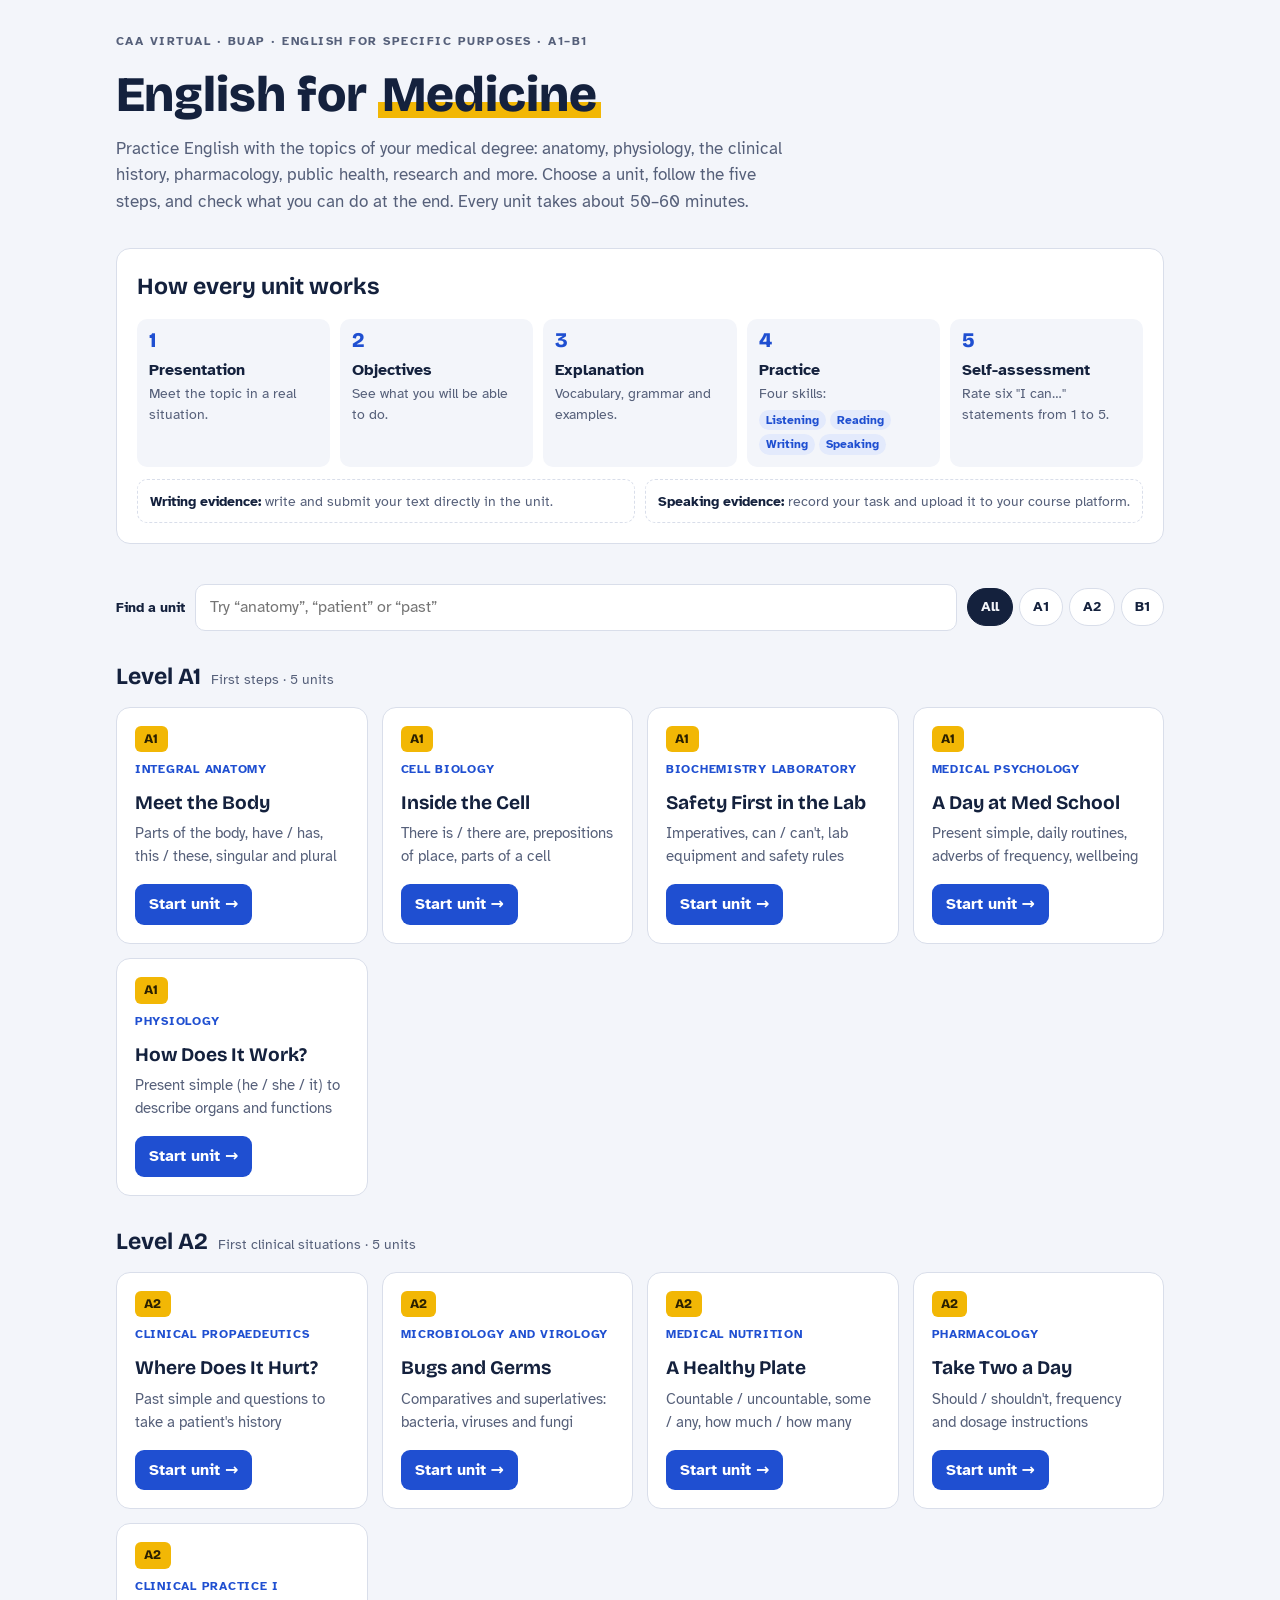
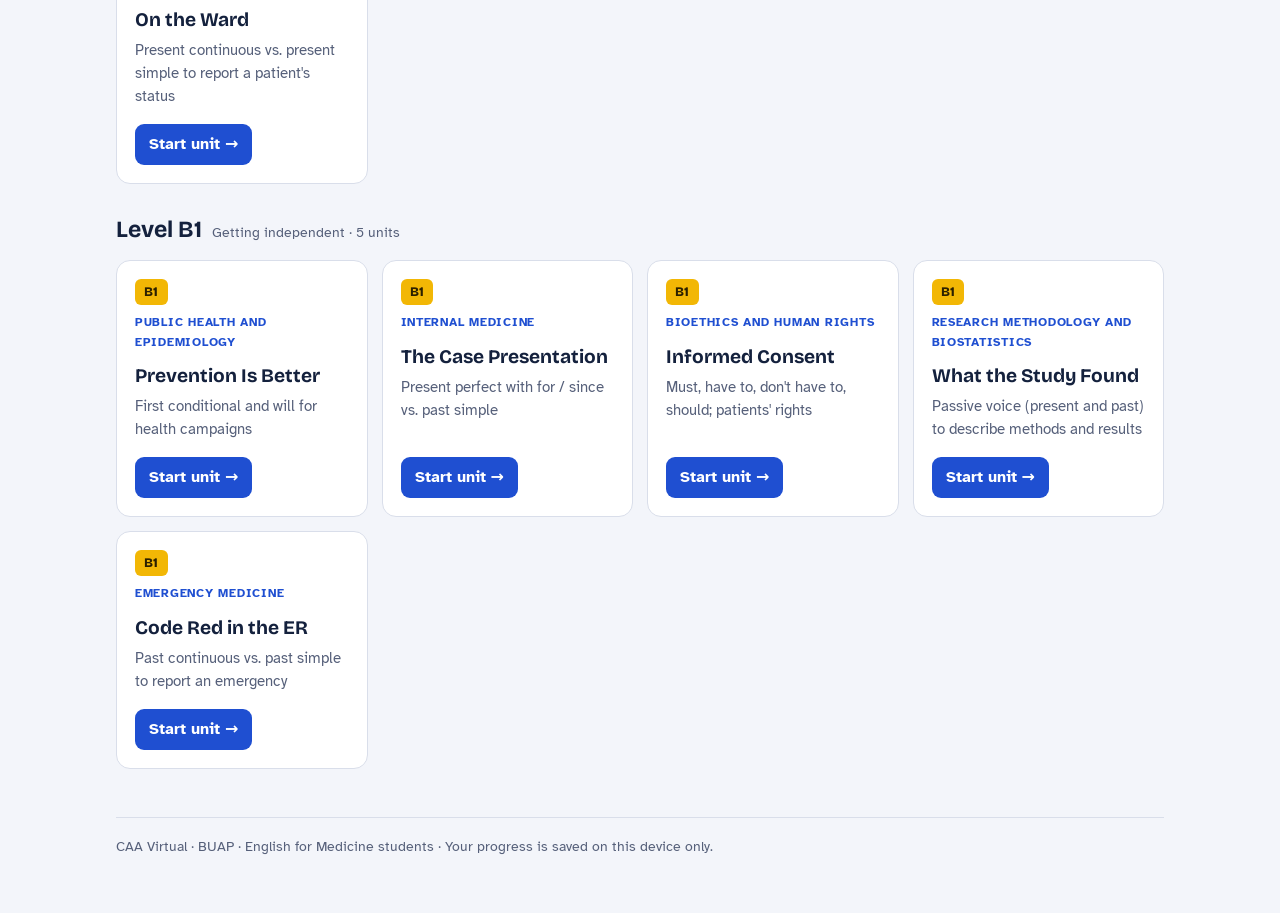
<file: index.html>
<!doctype html>
<html lang="en">
<head>
<meta charset="utf-8">
<meta name="viewport" content="width=device-width, initial-scale=1, viewport-fit=cover">
<title>English for Medicine</title>
<link rel="preconnect" href="https://fonts.googleapis.com">
<link rel="stylesheet" href="https://fonts.googleapis.com/css2?family=Bricolage+Grotesque:opsz,wght@12..96,500;12..96,700;12..96,800&family=Atkinson+Hyperlegible:ital,wght@0,400;0,700;1,400&display=swap">
<style>
/* Layout: a study-planner page. Header with the 5-step route every unit follows, then a filterable grid of unit cards grouped by status. */
:root{
  --bg:#f3f5fa; --surface:#ffffff; --ink:#14213d; --muted:#56607a; --line:#d9deea;
  --accent:#1f4fd1; --accent-soft:#e3eafc; --gold:#f2b705; --gold-ink:#5c4300;
  --new:#0f7a5a; --new-soft:#dcf3ea; --soon:#8a5a00; --soon-soft:#fbefd2;
  --display:"Bricolage Grotesque", "Segoe UI", system-ui, sans-serif;
  --body:"Atkinson Hyperlegible", "Segoe UI", system-ui, sans-serif;
}
@media (prefers-color-scheme: dark){:root:not([data-theme="light"]){
  --bg:#0e1424; --surface:#161e33; --ink:#e8ecf6; --muted:#9aa5c0; --line:#2a3552;
  --accent:#8eabff; --accent-soft:#1f2c52; --gold:#f2c23a; --gold-ink:#f2c23a;
  --new:#5fd3a9; --new-soft:#123a2e; --soon:#f0c062; --soon-soft:#3a2d10; color-scheme:dark}}
:root[data-theme="dark"]{
  --bg:#0e1424; --surface:#161e33; --ink:#e8ecf6; --muted:#9aa5c0; --line:#2a3552;
  --accent:#8eabff; --accent-soft:#1f2c52; --gold:#f2c23a; --gold-ink:#f2c23a;
  --new:#5fd3a9; --new-soft:#123a2e; --soon:#f0c062; --soon-soft:#3a2d10; color-scheme:dark}
*{box-sizing:border-box}
[hidden]{display:none!important}
html,body{margin:0}
body{background:var(--bg);color:var(--ink);font-family:var(--body);font-size:16px;line-height:1.55}
.wrap{max-width:1080px;margin:0 auto;padding-block:32px 56px;padding-left:max(16px,env(safe-area-inset-left,0px));padding-right:max(16px,env(safe-area-inset-right,0px))}
.eyebrow{font-size:.78rem;letter-spacing:.12em;text-transform:uppercase;color:var(--muted);font-weight:700}
h1{font-family:var(--display);font-weight:800;font-size:clamp(2rem,5vw,3.1rem);line-height:1.05;margin:.35em 0 .3em;text-wrap:balance}
h1 span{background:linear-gradient(transparent 62%,var(--gold) 62%,var(--gold) 90%,transparent 90%);padding:0 .08em}
.lead{max-width:62ch;color:var(--muted);font-size:1.08rem;margin:0}
h2{font-family:var(--display);font-weight:700;font-size:1.45rem;margin:0;text-wrap:balance}
/* Route */
.route{margin-top:32px;background:var(--surface);border:1px solid var(--line);border-radius:14px;padding:20px}
.route ol{list-style:none;margin:14px 0 0;padding:0;display:grid;grid-template-columns:repeat(5,minmax(0,1fr));gap:10px;counter-reset:s}
.route li{counter-increment:s;position:relative;padding:12px;border-radius:10px;background:var(--bg);min-width:0}
.route li::before{content:counter(s);font-family:var(--display);font-weight:800;font-size:1.3rem;color:var(--accent);display:block;line-height:1}
.route b{display:block;margin-top:6px}
.route small{color:var(--muted);font-size:.86rem;display:block}
.skills{display:flex;flex-wrap:wrap;gap:4px;margin-top:6px}
.skills i{font-style:normal;font-size:.74rem;padding:1px 7px;border-radius:99px;background:var(--accent-soft);color:var(--accent);font-weight:700}
.evidence{display:grid;grid-template-columns:1fr 1fr;gap:10px;margin-top:12px}
.evidence div{border:1px dashed var(--line);border-radius:10px;padding:10px 12px;font-size:.9rem;color:var(--muted)}
.evidence strong{color:var(--ink)}
/* Controls */
.controls{display:flex;flex-wrap:wrap;gap:10px;align-items:center;margin:40px 0 18px}
.controls label{font-weight:700;font-size:.9rem}
#q{flex:1 1 220px;min-width:0;font:inherit;padding:10px 14px;border-radius:10px;border:1px solid var(--line);background:var(--surface);color:var(--ink)}
.chips{display:flex;flex-wrap:wrap;gap:6px}
.chip{font:inherit;font-size:.88rem;font-weight:700;padding:7px 13px;border-radius:99px;border:1px solid var(--line);background:var(--surface);color:var(--ink);cursor:pointer}
.chip[aria-pressed="true"]{background:var(--ink);color:var(--bg);border-color:var(--ink)}
:focus-visible{outline:3px solid var(--gold);outline-offset:2px}
/* Groups & cards */
.group{margin-top:28px}
.group-head{display:flex;align-items:baseline;gap:10px;flex-wrap:wrap;margin-bottom:12px}
.group-head .count{color:var(--muted);font-size:.9rem}
.grid{display:grid;grid-template-columns:repeat(auto-fill,minmax(250px,1fr));gap:14px}
.card{background:var(--surface);border:1px solid var(--line);border-radius:14px;padding:18px;display:flex;flex-direction:column;gap:8px;min-width:0}
.card .top{display:flex;justify-content:space-between;align-items:center;gap:8px}
.lvl{font-family:var(--display);font-weight:800;font-size:.82rem;padding:3px 9px;border-radius:6px;background:var(--gold);color:#2b2000;letter-spacing:.02em}
.status{font-size:.74rem;font-weight:700;text-transform:uppercase;letter-spacing:.08em;padding:2px 8px;border-radius:99px}
.st-ready{background:var(--accent-soft);color:var(--accent)}
.st-progress{background:var(--new-soft);color:var(--new)}
.st-planned{background:var(--soon-soft);color:var(--soon)}
.card h3{font-family:var(--display);font-weight:700;font-size:1.2rem;line-height:1.2;margin:4px 0 0;text-wrap:balance}
.focus{color:var(--muted);font-size:.93rem;margin:0}
.subject{font-size:.78rem;font-weight:700;letter-spacing:.06em;text-transform:uppercase;color:var(--accent);margin:0}
.num{font-variant-numeric:tabular-nums;color:var(--muted);font-size:.8rem;font-weight:700}
.card .go{margin-top:auto;padding-top:8px}
.card a.btn{display:inline-block;font-weight:700;text-decoration:none;color:var(--surface);background:var(--accent);padding:8px 14px;border-radius:9px}
.card a.btn:hover{filter:brightness(1.08)}
.card .pending{font-size:.88rem;color:var(--muted);font-style:italic}
.empty{color:var(--muted);padding:20px;border:1px dashed var(--line);border-radius:12px;text-align:center}
footer{margin-top:48px;padding-top:18px;border-top:1px solid var(--line);color:var(--muted);font-size:.88rem}
@media (max-width:760px){.route ol{grid-template-columns:repeat(2,minmax(0,1fr))}.route li:last-child{grid-column:1/-1}.evidence{grid-template-columns:1fr}}
@media (prefers-reduced-motion:no-preference){.card{transition:transform .15s ease,border-color .15s}.card:hover{transform:translateY(-2px);border-color:var(--accent)}}
</style>
</head>
<body>

<div class="wrap">
  <header>
    <div class="eyebrow">CAA Virtual · BUAP · English for Specific Purposes · A1–B1</div>
    <h1>English for <span>Medicine</span></h1>
    <p class="lead">Practice English with the topics of your medical degree: anatomy, physiology, the clinical history, pharmacology, public health, research and more. Choose a unit, follow the five steps, and check what you can do at the end. Every unit takes about 50–60 minutes.</p>
  </header>

  <section class="route" aria-labelledby="route-h">
    <h2 id="route-h">How every unit works</h2>
    <ol>
      <li><b>Presentation</b><small>Meet the topic in a real situation.</small></li>
      <li><b>Objectives</b><small>See what you will be able to do.</small></li>
      <li><b>Explanation</b><small>Vocabulary, grammar and examples.</small></li>
      <li><b>Practice</b><small>Four skills:</small><span class="skills"><i>Listening</i><i>Reading</i><i>Writing</i><i>Speaking</i></span></li>
      <li><b>Self-assessment</b><small>Rate six "I can…" statements from 1 to 5.</small></li>
    </ol>
    <div class="evidence">
      <div><strong>Writing evidence:</strong> write and submit your text directly in the unit.</div>
      <div><strong>Speaking evidence:</strong> record your task and upload it to your course platform.</div>
    </div>
  </section>

  <div class="controls">
    <label for="q">Find a unit</label>
    <input id="q" type="search" placeholder="Try “anatomy”, “patient” or “past”" autocomplete="off">
    <div class="chips" role="group" aria-label="Filter by level" id="levels"></div>
  </div>

  <main id="list"></main>

  <footer>CAA Virtual · BUAP · English for Medicine students · Your progress is saved on this device only.</footer>
</div>

<script>
/* ===== Units on the home page =====
   To add a unit: copy the _template folder, rename it (e.g. "my-new-unit"),
   edit its data.js, then add one line here with url: "my-new-unit/" and the subject of the degree it connects to.
   isNew: true shows a "New" label. */
const UNITS = [
  {title:"Meet the Body",             subject:"Integral Anatomy",                      focus:"Parts of the body, have / has, this / these, singular and plural",  level:"A1", url:"meet-the-body/"},
  {title:"Inside the Cell",           subject:"Cell Biology",                          focus:"There is / there are, prepositions of place, parts of a cell",      level:"A1", url:"inside-the-cell/"},
  {title:"Safety First in the Lab",   subject:"Biochemistry Laboratory",               focus:"Imperatives, can / can't, lab equipment and safety rules",          level:"A1", url:"safety-first-in-the-lab/"},
  {title:"A Day at Med School",       subject:"Medical Psychology",                    focus:"Present simple, daily routines, adverbs of frequency, wellbeing",   level:"A1", url:"a-day-at-med-school/"},
  {title:"How Does It Work?",         subject:"Physiology",                            focus:"Present simple (he / she / it) to describe organs and functions",  level:"A1", url:"how-does-it-work/"},
  {title:"Where Does It Hurt?",       subject:"Clinical Propaedeutics",                focus:"Past simple and questions to take a patient's history",             level:"A2", url:"where-does-it-hurt/"},
  {title:"Bugs and Germs",            subject:"Microbiology and Virology",             focus:"Comparatives and superlatives: bacteria, viruses and fungi",        level:"A2", url:"bugs-and-germs/"},
  {title:"A Healthy Plate",           subject:"Medical Nutrition",                     focus:"Countable / uncountable, some / any, how much / how many",          level:"A2", url:"a-healthy-plate/"},
  {title:"Take Two a Day",            subject:"Pharmacology",                          focus:"Should / shouldn't, frequency and dosage instructions",             level:"A2", url:"take-two-a-day/"},
  {title:"On the Ward",               subject:"Clinical Practice I",                   focus:"Present continuous vs. present simple to report a patient's status", level:"A2", url:"on-the-ward/"},
  {title:"Prevention Is Better",      subject:"Public Health and Epidemiology",        focus:"First conditional and will for health campaigns",                   level:"B1", url:"prevention-is-better/"},
  {title:"The Case Presentation",     subject:"Internal Medicine",                     focus:"Present perfect with for / since vs. past simple",                  level:"B1", url:"the-case-presentation/"},
  {title:"Informed Consent",          subject:"Bioethics and Human Rights",            focus:"Must, have to, don't have to, should; patients' rights",            level:"B1", url:"informed-consent/"},
  {title:"What the Study Found",      subject:"Research Methodology and Biostatistics", focus:"Passive voice (present and past) to describe methods and results", level:"B1", url:"what-the-study-found/"},
  {title:"Code Red in the ER",        subject:"Emergency Medicine",                    focus:"Past continuous vs. past simple to report an emergency",            level:"B1", url:"code-red-in-the-er/"}
];

const GROUPS = [
  {key:"A1", name:"Level A1", note:"First steps"},
  {key:"A2", name:"Level A2", note:"First clinical situations"},
  {key:"B1", name:"Level B1", note:"Getting independent"}
];
const LEVELS = ["All","A1","A2","B1"];
let level = "All";

const chipsEl = document.getElementById("levels");
LEVELS.forEach(l=>{
  const b=document.createElement("button");
  b.className="chip"; b.type="button"; b.textContent=l; b.id="lvl-"+l;
  b.setAttribute("aria-pressed", l===level ? "true":"false");
  b.addEventListener("click",()=>{level=l;[...chipsEl.children].forEach(c=>c.setAttribute("aria-pressed",c.textContent===l?"true":"false"));render();});
  chipsEl.appendChild(b);
});
document.getElementById("q").addEventListener("input",render);

function esc(s){return s.replace(/[&<>"]/g,c=>({"&":"&amp;","<":"&lt;",">":"&gt;",'"':"&quot;"}[c]));}
function done(u){ try { const s=JSON.parse(localStorage.getItem("med:"+u.url.replace(/\/$/,""))||"{}"); return s.self && Object.keys(s.self).length>=6; } catch(e){ return false; } }

function render(){
  const q=document.getElementById("q").value.trim().toLowerCase();
  const list=document.getElementById("list"); list.innerHTML="";
  let shown=0;
  GROUPS.forEach(g=>{
    const items=UNITS.map((u,i)=>({...u,n:i+1})).filter(u=>u.level===g.key
      && (level==="All"||u.level.includes(level))
      && (!q || (u.title+" "+u.subject+" "+u.focus).toLowerCase().includes(q)));
    if(!items.length) return;
    shown+=items.length;
    const sec=document.createElement("section"); sec.className="group";
    sec.innerHTML=`<div class="group-head"><h2>${g.name}</h2><span class="count">${g.note} · ${items.length} unit${items.length>1?"s":""}</span></div>`;
    const grid=document.createElement("div"); grid.className="grid";
    items.forEach(u=>{
      const badge = done(u) ? `<span class="status st-progress">Completed</span>` : (u.isNew ? `<span class="status st-planned">New</span>` : "");
      const go = u.url ? `<a class="btn" href="${esc(u.url)}">Start unit →</a>` : `<span class="pending">Not available yet</span>`;
      grid.insertAdjacentHTML("beforeend",
        `<article class="card"><div class="top"><span class="lvl">${u.level}</span>${badge}</div>
         <p class="subject">${esc(u.subject||"")}</p><h3>${esc(u.title)}</h3><p class="focus">${esc(u.focus)}</p><div class="go">${go}</div></article>`);
    });
    sec.appendChild(grid); list.appendChild(sec);
  });
  if(!shown) list.innerHTML=`<p class="empty">No units match. Try another word or choose “All”.</p>`;
}
render();
</script>
</body>
</html>
</file>
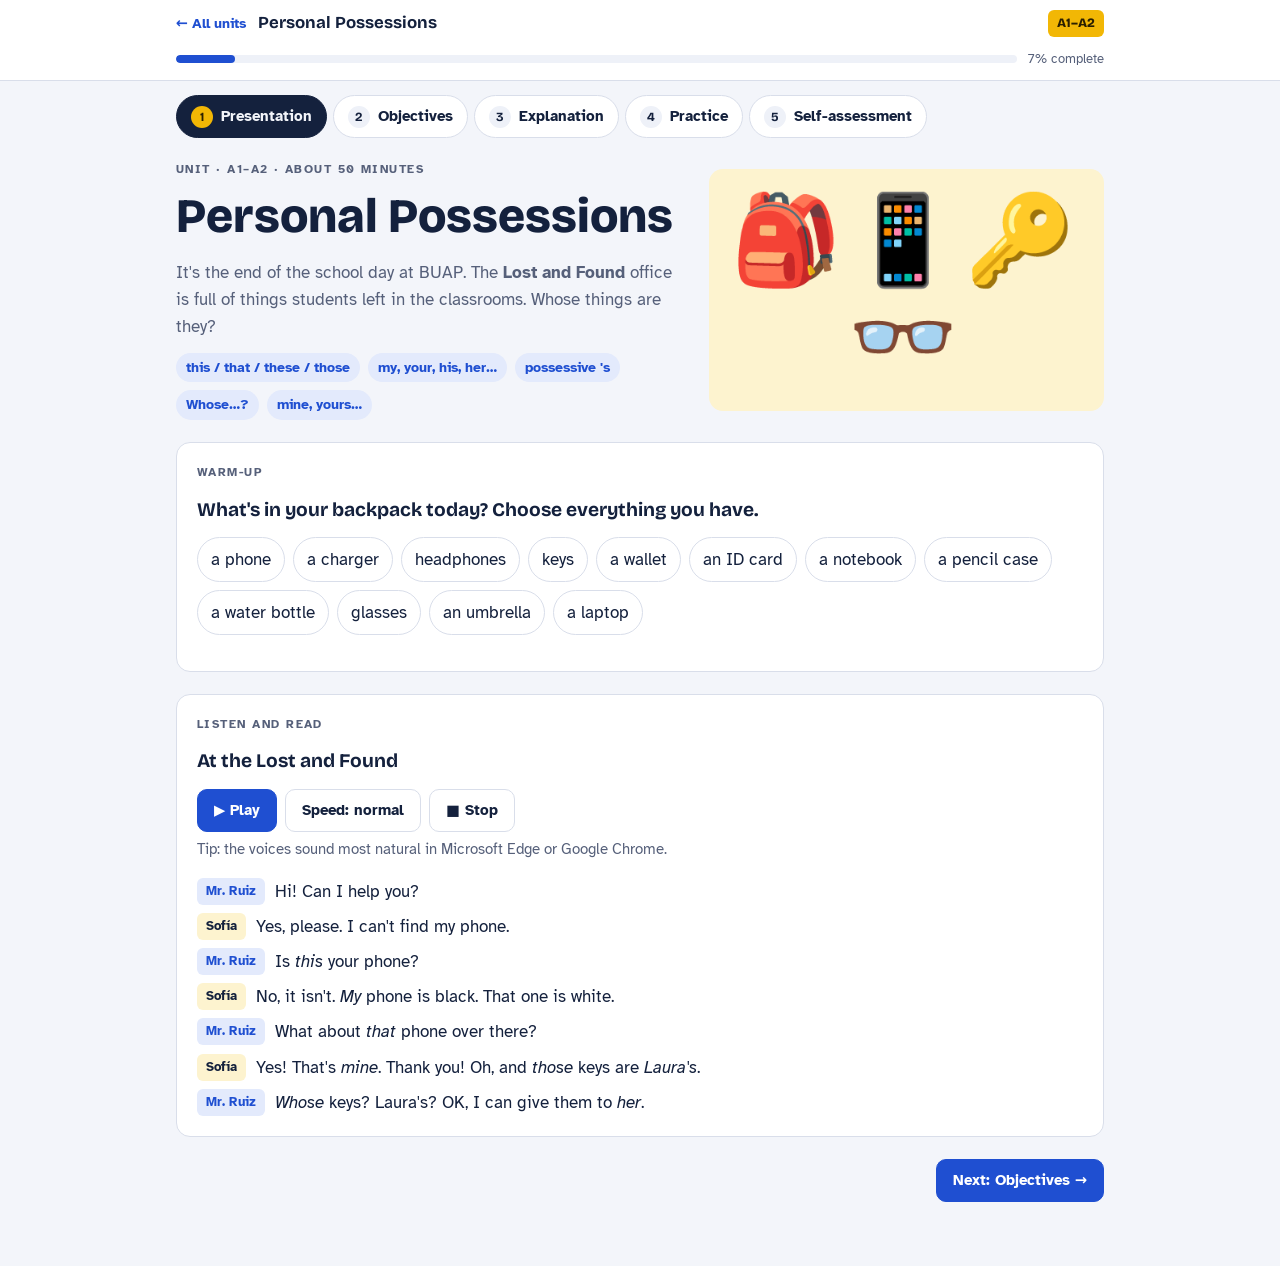
<file: _template/index.html>
<!doctype html>
<html lang="en">
<head>
<meta charset="utf-8">
<meta name="viewport" content="width=device-width, initial-scale=1, viewport-fit=cover">
<title>English for Medicine</title>
<link rel="preconnect" href="https://fonts.googleapis.com">
<link rel="stylesheet" href="https://fonts.googleapis.com/css2?family=Bricolage+Grotesque:opsz,wght@12..96,500;12..96,700;12..96,800&family=Atkinson+Hyperlegible:ital,wght@0,400;0,700;1,400&display=swap">
<link rel="stylesheet" href="../assets/unit.css">
</head>
<body>
<noscript><p style="padding:16px">This unit needs JavaScript. Please turn it on in your browser.</p></noscript>
<!-- Every unit uses this same page. The content is in data.js, in this folder. -->
<script src="../assets/config.js"></script>
<script src="data.js"></script>
<script src="../assets/unit.js"></script>
</body>
</html>
</file>
<file: assets/unit.css>
/* English for Medicine — shared unit styles
   Layout: sticky header with progress, five step tabs, one panel per step.
   Colors are tokens; every unit uses the same palette as the home page. */
:root{
  --bg:#f3f5fa; --surface:#ffffff; --sunk:#eef1f8; --ink:#14213d; --muted:#56607a; --line:#d9deea;
  --accent:#1f4fd1; --accent-ink:#ffffff; --accent-soft:#e3eafc; --gold:#f2b705; --gold-soft:#fdf3cf;
  --good:#0f7a5a; --good-soft:#dcf3ea; --bad:#b42318; --bad-soft:#fde4e1;
  --display:"Bricolage Grotesque","Segoe UI",system-ui,sans-serif;
  --body:"Atkinson Hyperlegible","Segoe UI",system-ui,sans-serif;
  --radius:14px;
}
@media (prefers-color-scheme: dark){:root:not([data-theme="light"]){
  --bg:#0e1424; --surface:#161e33; --sunk:#111a2d; --ink:#e8ecf6; --muted:#9aa5c0; --line:#2a3552;
  --accent:#8eabff; --accent-ink:#0e1424; --accent-soft:#1f2c52; --gold:#f2c23a; --gold-soft:#3a2f0e;
  --good:#5fd3a9; --good-soft:#123a2e; --bad:#ff8a7a; --bad-soft:#41191a; color-scheme:dark}}
:root[data-theme="dark"]{
  --bg:#0e1424; --surface:#161e33; --sunk:#111a2d; --ink:#e8ecf6; --muted:#9aa5c0; --line:#2a3552;
  --accent:#8eabff; --accent-ink:#0e1424; --accent-soft:#1f2c52; --gold:#f2c23a; --gold-soft:#3a2f0e;
  --good:#5fd3a9; --good-soft:#123a2e; --bad:#ff8a7a; --bad-soft:#41191a; color-scheme:dark}

*{box-sizing:border-box}
[hidden]{display:none!important}
html,body{margin:0}
body{background:var(--bg);color:var(--ink);font-family:var(--body);font-size:17px;line-height:1.6}
.wrap{max-width:960px;margin:0 auto;padding-left:max(16px,env(safe-area-inset-left,0px));padding-right:max(16px,env(safe-area-inset-right,0px))}
h1,h2,h3{font-family:var(--display);line-height:1.15;text-wrap:balance;margin:0}
h2{font-size:1.6rem;font-weight:800}
h3{font-size:1.2rem;font-weight:700}
p{margin:0}
:focus-visible{outline:3px solid var(--gold);outline-offset:2px}
button{font:inherit;color:inherit}
.muted{color:var(--muted)}
.stack{display:flex;flex-direction:column;gap:16px}
.row{display:flex;flex-wrap:wrap;gap:10px;align-items:center}

/* Header */
body::before{content:"";position:fixed;inset:0 0 auto;height:env(safe-area-inset-top,0px);background:var(--surface);z-index:20}
.topbar{position:sticky;top:env(safe-area-inset-top,0px);z-index:10;background:var(--surface);border-bottom:1px solid var(--line)}
.topbar .wrap{padding-block:10px;display:flex;align-items:center;gap:12px;flex-wrap:wrap}
.back{font-weight:700;text-decoration:none;color:var(--accent);font-size:.9rem;white-space:nowrap}
.unit-name{font-family:var(--display);font-weight:700;font-size:1.05rem;flex:1 1 200px;min-width:0}
.lvl{font-family:var(--display);font-weight:800;font-size:.8rem;padding:3px 9px;border-radius:6px;background:var(--gold);color:#2b2000;white-space:nowrap}
.progress{flex:1 1 100%;display:flex;align-items:center;gap:10px;font-size:.82rem;color:var(--muted);font-variant-numeric:tabular-nums}
.bar{flex:1;height:8px;border-radius:99px;background:var(--sunk);overflow:hidden}
.bar span{display:block;height:100%;width:0;background:var(--accent);border-radius:99px;transition:width .3s}

/* Step tabs */
.steps{display:flex;gap:6px;overflow-x:auto;padding-block:14px 4px;scrollbar-width:thin}
.step-btn{flex:0 0 auto;display:flex;align-items:center;gap:8px;padding:9px 14px;border-radius:99px;border:1px solid var(--line);background:var(--surface);cursor:pointer;font-weight:700;font-size:.92rem}
.step-btn .n{display:inline-grid;place-items:center;width:22px;height:22px;border-radius:50%;background:var(--sunk);font-size:.78rem;font-family:var(--display)}
.step-btn[aria-selected="true"]{background:var(--ink);color:var(--bg);border-color:var(--ink)}
.step-btn[aria-selected="true"] .n{background:var(--gold);color:#2b2000}
.step-btn.done .n{background:var(--good);color:var(--surface)}
main{padding-block:18px 64px}
.panel{display:flex;flex-direction:column;gap:22px}
.card{background:var(--surface);border:1px solid var(--line);border-radius:var(--radius);padding:20px;min-width:0}
.card.sunk{background:var(--sunk);border-color:transparent}
.eyebrow{font-size:.76rem;letter-spacing:.12em;text-transform:uppercase;color:var(--muted);font-weight:700}

/* Presentation */
.hero{display:grid;grid-template-columns:minmax(0,1.3fr) minmax(0,1fr);gap:20px;align-items:center}
.hero h1{font-size:clamp(2rem,6vw,3rem);font-weight:800;margin:.2em 0 .3em}
.hero .scene{font-size:clamp(3rem,10vw,5.5rem);line-height:1.1;text-align:center;background:var(--gold-soft);border-radius:var(--radius);padding:24px 12px;letter-spacing:.08em;word-break:break-word}
.facts{display:flex;flex-wrap:wrap;gap:8px;margin-top:12px}
.facts span{font-size:.85rem;padding:4px 10px;border-radius:99px;background:var(--accent-soft);color:var(--accent);font-weight:700}
.dialogue{display:flex;flex-direction:column;gap:8px}
.line{display:grid;grid-template-columns:auto minmax(0,1fr);gap:10px;align-items:start}
.who{font-weight:700;font-size:.82rem;padding:3px 9px;border-radius:6px;background:var(--accent-soft);color:var(--accent);white-space:nowrap}
.line:nth-child(even) .who{background:var(--gold-soft);color:var(--ink)}
.pick{display:flex;flex-wrap:wrap;gap:8px}
.pick button{padding:8px 13px;border-radius:99px;border:1px solid var(--line);background:var(--surface);cursor:pointer}
.pick button[aria-pressed="true"]{background:var(--accent);color:var(--accent-ink);border-color:var(--accent)}

/* Objectives */
.objectives{list-style:none;margin:0;padding:0;display:grid;gap:10px}
.objectives li{display:grid;grid-template-columns:auto minmax(0,1fr);gap:12px;align-items:start;padding:14px 16px;background:var(--surface);border:1px solid var(--line);border-radius:12px}
.objectives li b{font-family:var(--display);font-size:1.3rem;color:var(--accent);line-height:1.2}

/* Explanation */
.vocab{display:grid;grid-template-columns:repeat(auto-fill,minmax(130px,1fr));gap:10px}
.vocab button{display:flex;flex-direction:column;align-items:center;gap:4px;padding:12px 8px;border-radius:12px;border:1px solid var(--line);background:var(--surface);cursor:pointer}
.vocab .ico{font-size:2rem;line-height:1.1}
.vocab .w{font-weight:700;font-size:.95rem;text-align:center}
.vocab .say{font-size:.72rem;color:var(--muted)}
.table-wrap{overflow-x:auto}
table{border-collapse:collapse;width:100%;font-size:.95rem}
th,td{text-align:left;padding:9px 12px;border-bottom:1px solid var(--line);vertical-align:top}
th{font-size:.78rem;letter-spacing:.06em;text-transform:uppercase;color:var(--muted)}
td em{font-style:normal;color:var(--accent);font-weight:700}
.note{font-size:.92rem;color:var(--muted)}
.watch{display:grid;gap:8px}
.watch div{display:grid;grid-template-columns:minmax(0,1fr) minmax(0,1fr);gap:8px}
.wrong,.right{padding:8px 12px;border-radius:10px;font-size:.95rem}
.wrong{background:var(--bad-soft)}
.wrong::before{content:"✗ ";color:var(--bad);font-weight:700}
.right{background:var(--good-soft)}
.right::before{content:"✓ ";color:var(--good);font-weight:700}

/* Skill tabs */
.skills{display:grid;grid-template-columns:repeat(4,minmax(0,1fr));gap:8px}
.skill-btn{padding:12px 8px;border-radius:12px;border:1px solid var(--line);background:var(--surface);cursor:pointer;font-weight:700;display:flex;flex-direction:column;align-items:center;gap:2px}
.skill-btn small{font-weight:400;color:var(--muted);font-size:.78rem;font-variant-numeric:tabular-nums}
.skill-btn[aria-selected="true"]{border:2px solid var(--accent);background:var(--accent-soft)}
.source{display:flex;flex-direction:column;gap:12px}
.player{display:flex;flex-wrap:wrap;gap:8px;align-items:center}
.reading-text{display:flex;flex-direction:column;gap:12px}
.post{background:var(--sunk);border-radius:12px;padding:14px 16px}
.post .author{font-weight:700;font-size:.88rem;color:var(--accent);margin-bottom:4px}
details summary{cursor:pointer;font-weight:700;color:var(--accent)}

/* Activities */
.activity{display:flex;flex-direction:column;gap:14px}
.activity-head{display:flex;justify-content:space-between;gap:10px;align-items:baseline;flex-wrap:wrap}
.tag{font-size:.74rem;font-weight:700;text-transform:uppercase;letter-spacing:.08em;color:var(--muted)}
.btn{display:inline-flex;align-items:center;gap:6px;padding:9px 16px;border-radius:10px;border:1px solid var(--line);background:var(--surface);cursor:pointer;font-weight:700;font-size:.92rem;text-decoration:none;color:var(--ink)}
.btn.primary{background:var(--accent);border-color:var(--accent);color:var(--accent-ink)}
.btn:disabled{opacity:.5;cursor:not-allowed}
.feedback{font-weight:700;padding:10px 14px;border-radius:10px}
.feedback.ok{background:var(--good-soft);color:var(--good)}
.feedback.part{background:var(--gold-soft);color:var(--ink)}
.feedback:empty{display:none}
.is-right{border-color:var(--good)!important;background:var(--good-soft)!important}
.is-wrong{border-color:var(--bad)!important;background:var(--bad-soft)!important}

/* match */
.match{display:grid;grid-template-columns:minmax(0,1fr) minmax(0,1fr);gap:10px}
.match .col{display:flex;flex-direction:column;gap:8px}
.match button{text-align:left;padding:10px 12px;border-radius:10px;border:1px solid var(--line);background:var(--surface);cursor:pointer;min-height:44px}
.match button.sel{border:2px solid var(--accent);background:var(--accent-soft)}
.match button.paired{opacity:.9}
.match .pairno{display:inline-grid;place-items:center;min-width:20px;height:20px;border-radius:50%;background:var(--accent);color:var(--accent-ink);font-size:.72rem;margin-right:6px}

/* sort */
.pool{display:flex;flex-wrap:wrap;gap:8px;min-height:48px;padding:10px;border-radius:12px;background:var(--sunk)}
.chipitem{padding:7px 12px;border-radius:99px;border:1px solid var(--line);background:var(--surface);cursor:grab;font-size:.92rem;user-select:none}
.chipitem.sel{border:2px solid var(--accent);background:var(--accent-soft)}
.bins{display:grid;grid-template-columns:repeat(auto-fit,minmax(180px,1fr));gap:10px}
.bin{border:2px dashed var(--line);border-radius:12px;padding:10px;min-height:110px;display:flex;flex-direction:column;gap:8px;cursor:pointer;background:var(--surface)}
.bin.over{border-color:var(--accent);background:var(--accent-soft)}
.bin h4{margin:0;font-family:var(--display);font-size:.98rem}
.bin .items{display:flex;flex-wrap:wrap;gap:6px}

/* gap fill */
.gaps{display:flex;flex-direction:column;gap:10px;margin:0;padding-left:1.4em}
.gaps li{line-height:2.1}
.gap{font:inherit;border:0;border-bottom:2px solid var(--accent);background:transparent;color:var(--ink);padding:0 4px;min-width:5ch;border-radius:0}
.gap.is-right,.gap.is-wrong{border-radius:4px}
.bank{display:flex;flex-wrap:wrap;gap:6px}
.bank span{font-size:.88rem;padding:3px 10px;border-radius:99px;background:var(--gold-soft)}
.hint{font-size:.85rem;color:var(--muted)}

/* tiles */
.tiles-item{display:flex;flex-direction:column;gap:8px;padding:12px;border-radius:12px;background:var(--sunk)}
.answer-line{min-height:46px;display:flex;flex-wrap:wrap;gap:6px;padding:6px;border-bottom:2px solid var(--line)}
.tile-bank{display:flex;flex-wrap:wrap;gap:6px}
.tile{padding:6px 12px;border-radius:8px;border:1px solid var(--line);background:var(--surface);cursor:pointer;font-weight:700}

/* rewrite & tf */
.rw{display:flex;flex-direction:column;gap:6px}
.rw .q{font-weight:700}
.rw input,.field input,.field textarea,textarea.write{font:inherit;width:100%;padding:10px 12px;border-radius:10px;border:1px solid var(--line);background:var(--surface);color:var(--ink)}
.solution{font-size:.88rem;color:var(--good)}
.tf{display:grid;grid-template-columns:minmax(0,1fr) auto;gap:10px;align-items:center;padding:10px 0;border-bottom:1px solid var(--line)}
.tf .opts{display:flex;gap:6px}
.tf .opts button{padding:6px 12px;border-radius:8px;border:1px solid var(--line);background:var(--surface);cursor:pointer;font-weight:700}
.tf .opts button[aria-pressed="true"]{background:var(--ink);color:var(--bg)}

/* writing */
.model{border-left:4px solid var(--gold);padding:10px 14px;background:var(--gold-soft);border-radius:0 10px 10px 0}
textarea.write{min-height:180px;resize:vertical;line-height:1.6}
.counter{font-variant-numeric:tabular-nums;font-size:.88rem;color:var(--muted)}
.checklist{list-style:none;margin:0;padding:0;display:flex;flex-direction:column;gap:6px}
.checklist label{display:flex;gap:10px;align-items:flex-start;cursor:pointer}
.checklist input{width:20px;height:20px;margin-top:3px;accent-color:var(--accent)}
.fields{display:grid;grid-template-columns:minmax(0,2fr) minmax(0,1fr);gap:10px}
.field{display:flex;flex-direction:column;gap:4px;font-size:.88rem;font-weight:700}

/* speaking */
.cards{display:grid;grid-template-columns:repeat(auto-fit,minmax(240px,1fr));gap:12px}
.role{border-radius:12px;padding:16px;background:var(--sunk);display:flex;flex-direction:column;gap:8px}
.role .role-name{font-family:var(--display);font-weight:800;color:var(--accent)}
.role ul{margin:0;padding-left:1.2em}
.recorder{display:flex;flex-wrap:wrap;gap:10px;align-items:center;padding:14px;border-radius:12px;border:1px dashed var(--line)}
.rec-dot{width:12px;height:12px;border-radius:50%;background:var(--bad);animation:pulse 1s infinite}
.timer{font-variant-numeric:tabular-nums;font-weight:700}
audio{max-width:100%}
@keyframes pulse{50%{opacity:.3}}

/* self-assessment */
.can{display:grid;grid-template-columns:minmax(0,1fr) auto;gap:12px;align-items:center;padding:14px 0;border-bottom:1px solid var(--line)}
.scale{display:flex;gap:6px}
.scale button{width:40px;height:40px;border-radius:10px;border:1px solid var(--line);background:var(--surface);cursor:pointer;font-family:var(--display);font-weight:800}
.scale button[aria-pressed="true"]{background:var(--accent);color:var(--accent-ink);border-color:var(--accent)}
.legend{display:flex;justify-content:space-between;font-size:.8rem;color:var(--muted)}
.summary{display:grid;grid-template-columns:auto minmax(0,1fr);gap:20px;align-items:center}
.big{font-family:var(--display);font-weight:800;font-size:3rem;line-height:1;color:var(--accent);font-variant-numeric:tabular-nums}
.next-row{display:flex;justify-content:flex-end;gap:10px;flex-wrap:wrap}

@media (max-width:720px){
  .hero{grid-template-columns:1fr}
  .skills{grid-template-columns:repeat(2,minmax(0,1fr))}
  .match{gap:8px}
  .watch div,.fields{grid-template-columns:1fr}
  .can{grid-template-columns:1fr}
  .tf{grid-template-columns:1fr}
  .summary{grid-template-columns:1fr}
}
@media (prefers-reduced-motion:reduce){*{transition:none!important;animation:none!important}}
@media print{.topbar,.steps,.next-row{display:none}}

/* Voice practice (speech recognition) */
.chip{padding:7px 14px;border-radius:99px;border:1px solid var(--line);background:var(--surface);cursor:pointer;font-weight:700;font-size:.9rem}
.chip[aria-pressed="true"]{background:var(--ink);color:var(--bg);border-color:var(--ink)}
.btn.small{padding:6px 12px;font-size:.86rem}
.btn:disabled{opacity:.55;cursor:default}
.voice-list{display:flex;flex-direction:column;gap:10px}
.voice-turn{display:grid;grid-template-columns:auto minmax(0,1fr);gap:10px;align-items:start;padding:12px;border-radius:12px;background:var(--sunk)}
.voice-turn.me{background:var(--surface);border:2px solid var(--accent-soft)}
.voice-turn.me .who{background:var(--gold-soft);color:var(--ink)}
.secret{filter:blur(6px);user-select:none}
.heard:empty{display:none}
.heard{padding:8px 12px;border-radius:10px;font-size:.95rem}
.heard.good{background:var(--good-soft);color:var(--good)}
.heard.try{background:var(--gold-soft);color:var(--ink)}
.heard .note{margin-top:4px;color:inherit}
</file>
